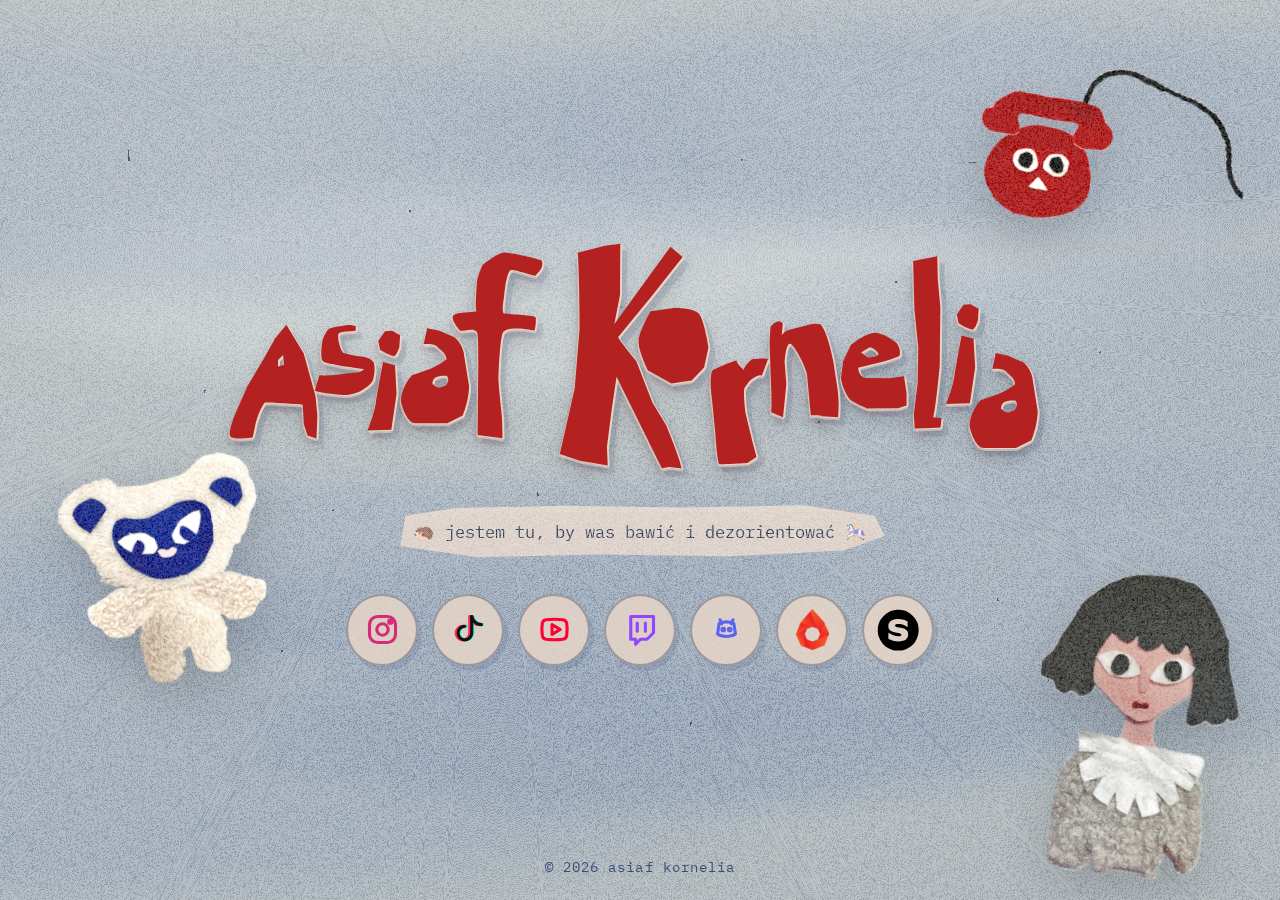
<file: index.html>
<!DOCTYPE html>
<html lang="pl">
  <head>
    <meta charset="UTF-8" />
    <meta name="viewport" content="width=device-width, initial-scale=1.0" />
    <meta name="description" content="asiaf_kornelia — kontakt, Instagram, TikTok, YouTube, Twitch, Discord, sklep (wkrótce)." />
    <meta name="keywords" content="asiaf_kornelia, asiaf, kornelia, kontakt, instagram, tiktok, youtube, twitch, discord, sklep, content, handmade, DIY, upcycling" />
    <meta name="robots" content="index,follow" />
    <link rel="icon" type="image/png" href="favicon.png" />
    <link rel="stylesheet" href="style.css" />
    <title>asiaf kornelia</title>
  </head>
  <body class="home">
    <div class="scene">
      <div class="static-noise"></div>
      <div class="paper-fibers"></div>
      <div class="hair-particles"></div>
      <div class="tear left"></div>
      <div class="tear right"></div>
      <div class="blobs blob-left"></div>
      <a href="https://sklepik.asiaf.net/" class="asset-link asset-shop" aria-label="Przejdź do sklepu" data-tooltip="sklepik">
        <img src="graphics/miś stan 1.png" alt="" class="asset-state asset-state-base" />
        <img src="graphics/miś stan 2.png" alt="" class="asset-state asset-state-hover" />
      </a>
      <a href="mailto:hi@asiaf.net" class="asset-link asset-contact" aria-label="Napisz wiadomość" data-tooltip="kontakt">
        <img src="graphics/telefon stan 1.png" alt="" class="asset-state asset-state-base" />
        <img src="graphics/telefon stan 2.png" alt="" class="asset-state asset-state-hover" />
      </a>
      <a href="/o-mnie.html" class="asset-link asset-about" aria-label="Przejdź do strony o mnie" data-tooltip="o mnie">
        <img src="graphics/asia usta otwarte.png" alt="asiaf_kornelia" class="asset-state asset-state-base" />
        <img src="graphics/asia usta zamkniete.png" alt="" class="asset-state asset-state-hover" />
      </a>
      <main class="home-main">
        <h1 class="site-logo-title">
          <img src="graphics/asiaf kornelia na strone.svg" alt="" aria-hidden="true" />
          <span class="sr-only">asiaf kornelia</span>
        </h1>
        <p class="bio">🦔 jestem tu, by was bawić i dezorientować 🎠</p>
        <nav class="social-links" aria-label="Media społecznościowe">
          <a href="https://www.instagram.com/asiaf_kornelia/" class="social-instagram" target="_blank" rel="noopener noreferrer" aria-label="Instagram" data-tooltip="Instagram">
            <svg viewBox="0 0 24 24" aria-hidden="true"><rect x="4" y="4" width="16" height="16" rx="5"></rect><circle cx="12" cy="12" r="3.5"></circle><circle cx="16.8" cy="7.2" r="1"></circle></svg>
          </a>
          <a href="https://www.tiktok.com/@asiaf_kornelia" class="social-tiktok" target="_blank" rel="noopener noreferrer" aria-label="TikTok" data-tooltip="TikTok">
            <svg viewBox="0 0 24 24" aria-hidden="true"><path d="M14 4v10.2a4.2 4.2 0 1 1-4.2-4.2"></path><path d="M14 4c.8 3 2.7 4.8 6 5"></path></svg>
          </a>
          <a href="https://www.youtube.com/@asiaf_kornelia" class="social-youtube" target="_blank" rel="noopener noreferrer" aria-label="YouTube" data-tooltip="YouTube">
            <svg viewBox="0 0 24 24" aria-hidden="true"><path d="M4.5 8.2c.2-1.2 1.1-2 2.3-2.2 3.4-.4 7-.4 10.4 0 1.2.2 2.1 1 2.3 2.2.4 2.5.4 5.1 0 7.6-.2 1.2-1.1 2-2.3 2.2-3.4.4-7 .4-10.4 0-1.2-.2-2.1-1-2.3-2.2-.4-2.5-.4-5.1 0-7.6Z"></path><path d="m10.5 9 5 3-5 3V9Z"></path></svg>
          </a>
          <a href="https://www.twitch.tv/asiaf_kornelia" class="social-twitch" target="_blank" rel="noopener noreferrer" aria-label="Twitch" data-tooltip="Twitch">
            <svg viewBox="0 0 24 24" aria-hidden="true"><path d="M6 4h14v10l-4 4h-4l-3 3v-3H6V4Z"></path><path d="M10 8v5"></path><path d="M15 8v5"></path></svg>
          </a>
          <a href="https://discord.com/invite/2psHhXfHqM" class="social-discord" target="_blank" rel="noopener noreferrer" aria-label="Discord" data-tooltip="Discord">
            <svg viewBox="0 0 24 24" aria-hidden="true"><path d="M7.5 8.2c2.8-1.1 6.2-1.1 9 0l1 6.6c-2.8 2-8.2 2-11 0l1-6.6Z"></path><path d="M9 8.5 8 6"></path><path d="m15 8.5 1-2.5"></path><circle cx="10" cy="12" r=".8"></circle><circle cx="14" cy="12" r=".8"></circle></svg>
          </a>
          <a href="https://patronite.pl/asiaf_kornelia" class="social-patronite" target="_blank" rel="noopener noreferrer" aria-label="Patronite" data-tooltip="Patronite">
            <img src="graphics/patronite-sygnet.svg" alt="" class="social-logo social-logo-patronite" />
          </a>
          <a href="https://suppi.pl/wsparcie/asiaf-kornelia" class="social-suppi" target="_blank" rel="noopener noreferrer" aria-label="Suppi" data-tooltip="Suppi">
            <img src="graphics/safari-pinned-tab.svg" alt="" class="social-logo social-logo-suppi" />
          </a>
        </nav>
      </main>
      <footer>© 2026 asiaf kornelia</footer>
    </div>
    <script>
      // Jeśli urządzenie nie obsługuje hover, oznaczamy body i uruchamiamy animacje startowe.
      (function () {
        const isTouch = window.matchMedia("(hover: none), (pointer: coarse)").matches || "ontouchstart" in window;
        const entranceAssets = document.querySelectorAll(".asset-shop, .asset-contact, .asset-about");
        if (isTouch) document.body.classList.add("is-touch");
        entranceAssets.forEach((asset) => {
          asset.classList.add("asset-animating");
          asset.addEventListener("animationend", () => {
            asset.classList.remove("asset-animating");
          }, { once: true });
        });
      })();
    </script>
  </body>
</html>
</file>
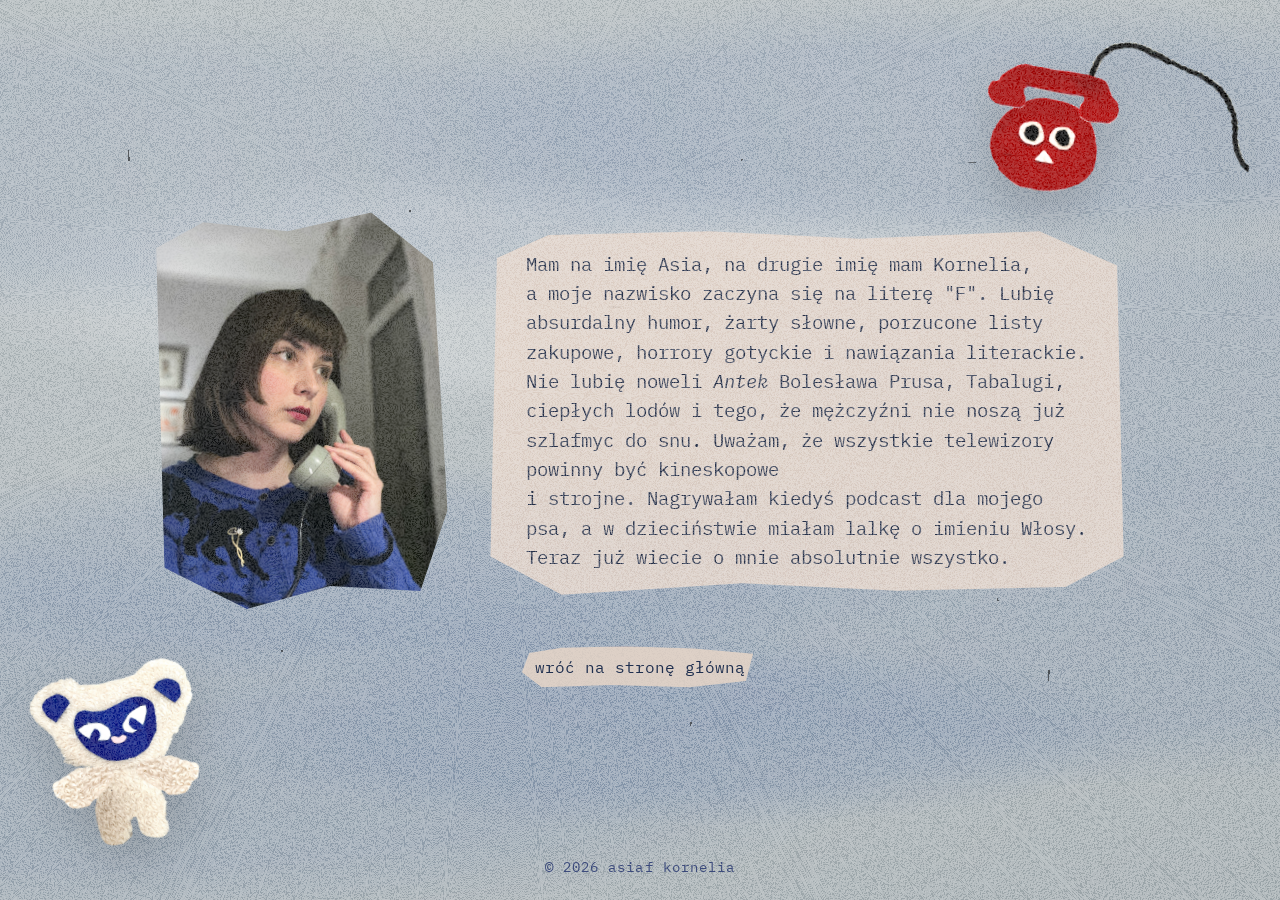
<file: o-mnie.html>
<!DOCTYPE html>
<html lang="pl">
  <head>
    <meta charset="UTF-8" />
    <meta name="viewport" content="width=device-width, initial-scale=1.0" />
    <title>O mnie — asiaf kornelia</title>
    <link rel="icon" type="image/png" href="favicon.png" />
    <link rel="stylesheet" href="style.css" />
    <meta name="description" content="Poznaj asiaf_kornelia — kilka słów o tym, co tworzę i gdzie mnie znaleźć." />
  </head>
  <body class="about-page">
    <div class="scene">
      <div class="static-noise"></div>
      <div class="paper-fibers"></div>
      <div class="hair-particles"></div>
      <div class="tear left"></div>
      <div class="tear right"></div>
      <div class="blobs blob-left"></div>
      <a href="https://sklepik.asiaf.net/" class="asset-link asset-shop" aria-label="Przejdź do sklepu" data-tooltip="sklepik">
        <img src="graphics/miś stan 1.png" alt="" class="asset-state asset-state-base" />
        <img src="graphics/miś stan 2.png" alt="" class="asset-state asset-state-hover" />
      </a>
      <a href="mailto:hi@asiaf.net" class="asset-link asset-contact" aria-label="Napisz wiadomość" data-tooltip="kontakt">
        <img src="graphics/telefon stan 1.png" alt="" class="asset-state asset-state-base" />
        <img src="graphics/telefon stan 2.png" alt="" class="asset-state asset-state-hover" />
      </a>
      <main class="about-main">
        <div class="about-content">
          <figure class="about-photo">
            <img src="graphics/zdjecie.jpg" alt="Asiaf Kornelia" />
          </figure>
          <p class="bio">Mam na imię Asia, na drugie imię mam Kornelia,<br />a moje nazwisko zaczyna się na literę "F". Lubię absurdalny humor, żarty słowne, porzucone listy zakupowe, horrory gotyckie i nawiązania literackie. Nie lubię noweli <em>Antek</em> Bolesława Prusa, Tabalugi, ciepłych lodów i tego, że mężczyźni nie noszą już szlafmyc do snu. Uważam, że wszystkie telewizory powinny być kineskopowe<br />i strojne. Nagrywałam kiedyś podcast dla mojego psa, a w dzieciństwie miałam lalkę o imieniu Włosy. Teraz już wiecie o mnie absolutnie wszystko. </p>
        </div>
        <a href="index.html" class="back-link" aria-label="Wróć na stronę główną" data-tooltip="strona główna">wróć na stronę główną</a>
      </main>
      <footer>© 2026 asiaf kornelia</footer>
    </div>
    <script>
      (function () {
        const isTouch = window.matchMedia("(hover: none), (pointer: coarse)").matches || "ontouchstart" in window;
        const entranceAssets = document.querySelectorAll(".asset-shop, .asset-contact");
        if (isTouch) {
          document.body.classList.add("is-touch");
        }
        entranceAssets.forEach((asset) => {
          asset.classList.add("asset-animating");
          asset.addEventListener("animationend", () => {
            asset.classList.remove("asset-animating");
          }, { once: true });
        });
      })();
    </script>
  </body>
</html>
</file>
<file: style.css>
@import url("https://fonts.googleapis.com/css2?family=IBM+Plex+Mono:wght@400;500;600;700&display=swap");

:root {
  --bg: #9aa4a8;       /* szaroniebieskie tło z faviconu */
  --skin: #e8d6c7;     /* jasna twarz */
  --navy: #1f2f4f;     /* włosy/granat */
  --cloak: #7b2a21;    /* płaszcz/czerwień brązowa */
  --accent: #d97c5b;   /* cieplejszy akcent */
  --text: #0f1524;
  --font-funky: "IBM Plex Mono", "Courier New", monospace;
}

* { box-sizing: border-box; }

.sr-only {
  position: absolute;
  width: 1px;
  height: 1px;
  padding: 0;
  margin: -1px;
  overflow: hidden;
  clip: rect(0, 0, 0, 0);
  white-space: nowrap;
  border: 0;
}

html, body {
  margin: 0;
  padding: 0;
  height: 100%;
  font-family: var(--font-funky);
  color: var(--text);
  background: var(--bg);
}

body {
  display: flex;
  align-items: center;
  justify-content: center;
  overflow: hidden;
}

.scene {
  position: relative;
  width: 100vw;
  height: 100vh;
  padding: 80px 60px 60px;
  display: flex;
  flex-direction: column;
  align-items: center;
  justify-content: center;
  isolation: isolate;
  background: radial-gradient(120% 120% at 10% 20%, rgba(255,255,255,0.16), transparent),
              radial-gradient(90% 90% at 80% 10%, rgba(255,255,255,0.12), transparent),
              var(--bg);
  overflow: hidden;
}

.static-noise {
  position: absolute;
  inset: -10%;
  background:
    repeating-radial-gradient(rgba(255,255,255,0.7) 0 0.0001%, rgba(255,255,255,0) 0 0.0002%) 60% 60%/3000px 3000px,
    repeating-conic-gradient(rgba(255,255,255,0.6) 0 0.0001%, rgba(255,255,255,0) 0 0.0002%) 40% 40%/3000px 3000px;
  background-blend-mode: screen;
  opacity: 0.38;
  mix-blend-mode: screen;
  animation: staticSnap 180ms steps(1, end) infinite;
  pointer-events: none;
  z-index: 1;
}

.paper-fibers {
  position: absolute;
  inset: -6%;
  background-image:
    radial-gradient(ellipse 60% 18% at 18% 22%, rgba(31,47,107,0.3) 0 55%, transparent 85%),
    radial-gradient(ellipse 55% 16% at 72% 18%, rgba(31,47,107,0.44) 0 52%, transparent 82%),
    radial-gradient(ellipse 50% 14% at 32% 62%, rgba(31,47,107,0.4) 0 50%, transparent 80%),
    radial-gradient(ellipse 64% 20% at 78% 66%, rgba(31,47,107,0.36) 0 58%, transparent 86%),
    radial-gradient(ellipse 44% 12% at 52% 78%, rgba(31,47,107,0.45) 0 48%, transparent 78%),
    radial-gradient(ellipse 70% 22% at 10% 78%, rgba(31,47,107,0.38) 0 60%, transparent 88%),
    radial-gradient(ellipse 46% 18% at 88% 42%, rgba(31,47,107,0.32) 0 52%, transparent 82%),
    radial-gradient(ellipse 52% 15% at 44% 34%, rgba(255,255,255,0.32) 0 54%, transparent 84%);
  mix-blend-mode: overlay;
  opacity: 0.62;
  filter: blur(0.08px);
  animation: fiberSnap 960ms steps(1, end) infinite;
  pointer-events: none;
  z-index: 1;
}

.hair-particles {
  position: absolute;
  inset: 0;
  background-image:
    linear-gradient(82deg, rgba(0,0,0,0.7) 0 2px, transparent 2px),
    linear-gradient(12deg, rgba(0,0,0,0.7) 0 2px, transparent 2px),
    linear-gradient(138deg, rgba(0,0,0,0.7) 0 2px, transparent 2px),
    linear-gradient(54deg, rgba(0,0,0,0.7) 0 2px, transparent 2px),
    linear-gradient(-18deg, rgba(0,0,0,0.7) 0 2px, transparent 2px),
    linear-gradient(110deg, rgba(0,0,0,0.7) 0 2px, transparent 2px),
    linear-gradient(-34deg, rgba(0,0,0,0.7) 0 2px, transparent 2px),
    linear-gradient(70deg, rgba(0,0,0,0.7) 0 2px, transparent 2px),
    linear-gradient(24deg, rgba(0,0,0,0.7) 0 2px, transparent 2px),
    linear-gradient(128deg, rgba(0,0,0,0.7) 0 2px, transparent 2px),
    linear-gradient(-12deg, rgba(0,0,0,0.7) 0 2px, transparent 2px),
    linear-gradient(98deg, rgba(0,0,0,0.7) 0 2px, transparent 2px),
    linear-gradient(-48deg, rgba(0,0,0,0.7) 0 2px, transparent 2px),
    radial-gradient(80% 18% at 50% 50%, rgba(0,0,0,0.65) 0 30%, transparent 70%),
    radial-gradient(70% 16% at 20% 80%, rgba(0,0,0,0.65) 0 30%, transparent 70%),
    radial-gradient(60% 20% at 78% 24%, rgba(0,0,0,0.6) 0 32%, transparent 70%);
  background-size:
    2px 20px,
    2px 18px,
    2px 16px,
    2px 22px,
    2px 14px,
    2px 20px,
    2px 18px,
    2px 21px,
    2px 16px,
    2px 14px,
    2px 18px,
    2px 19px,
    2px 17px,
    18px 8px,
    16px 7px,
    14px 6px;
  background-repeat: no-repeat;
  background-position:
    10% 16%,
    32% 22%,
    58% 18%,
    78% 66%,
    22% 72%,
    54% 82%,
    86% 38%,
    42% 54%,
    64% 46%,
    16% 44%,
    70% 30%,
    82% 76%,
    26% 56%,
    48% 34%,
    14% 62%,
    76% 18%;
  mix-blend-mode: multiply;
  opacity: 0.75;
  animation: hairSnap 720ms steps(1, end) infinite;
  pointer-events: none;
  z-index: 2;
}


.blobs {
  display: none;
  position: absolute;
  width: 460px;
  height: 460px;
  border-radius: 50% 58% 47% 63%;
  background: var(--cloak);
  filter: drop-shadow(0 20px 30px rgba(0,0,0,0.12));
  z-index: 1;
  clip-path: polygon(8% 26%, 28% 12%, 50% 7%, 70% 14%, 88% 32%, 92% 52%, 82% 76%, 62% 88%, 42% 94%, 22% 86%, 10% 70%, 6% 50%);
  mask-image:
    radial-gradient(circle at 40% 38%, rgba(0,0,0,0.95) 0 42%, rgba(0,0,0,0) 65%),
    radial-gradient(circle at 65% 62%, rgba(0,0,0,0.85) 0 35%, rgba(0,0,0,0) 60%);
  mask-composite: add;
  overflow: hidden;
}

.blobs::after {
  content: "";
  position: absolute;
  inset: -10%;
  background:
    repeating-radial-gradient(rgba(255,255,255,0.75) 0 0.0001%, rgba(255,255,255,0) 0 0.0002%) 40% 50%/2400px 2400px,
    repeating-conic-gradient(rgba(255,255,255,0.65) 0 0.0001%, rgba(255,255,255,0) 0 0.0002%) 70% 30%/2600px 2600px;
  background-blend-mode: screen;
  mix-blend-mode: screen;
  opacity: 0.22;
  animation: staticSnap 200ms steps(1, end) infinite;
  pointer-events: none;
}

.blob-right::after {
  animation-duration: 240ms;
  opacity: 0.26;
}

.blob-left {
  left: -80px;
  top: -40px;
  transform: rotate(-6deg);
  background:
    radial-gradient(circle at 35% 40%, rgba(31,47,107,0.18) 0 35%, transparent 60%),
    radial-gradient(circle at 70% 55%, rgba(216,124,91,0.18) 0 30%, transparent 55%),
    var(--cloak);
}

.blob-right {
  right: -110px;
  bottom: -60px;
  width: 480px;
  height: 480px;
  transform: rotate(9deg);
  background:
    radial-gradient(circle at 62% 50%, rgba(31,47,107,0.22) 0 38%, transparent 60%),
    radial-gradient(circle at 35% 65%, rgba(216,124,91,0.16) 0 25%, transparent 55%),
    var(--cloak);
}

@media (hover: none), (pointer: coarse) {
  .scene {
    padding: 34px 16px 120px;
  }
}

@media (max-width: 720px) {
  .scene {
    padding: 34px 16px 96px;
  }
}


.tear {
  display: none;
  position: absolute;
  width: 180px;
  height: 240px;
  background:
    radial-gradient(circle at 22% 34%, rgba(232,214,199,0.5) 0 36%, transparent 58%),
    radial-gradient(circle at 78% 62%, rgba(31,47,107,0.22) 0 32%, transparent 55%),
    radial-gradient(circle at 52% 48%, rgba(216,124,91,0.18) 0 26%, transparent 46%);
  clip-path: polygon(16% 2%, 84% 8%, 100% 32%, 86% 72%, 70% 92%, 30% 100%, 0 86%, 4% 40%);
  opacity: 0.48;
  mix-blend-mode: screen;
  z-index: 2;
  --base: rotate(0deg);
  transform: var(--base);
}

.tear.left { left: 6%; top: 16%; --base: rotate(-6deg); }
.tear.right { right: 4%; bottom: 10%; --base: rotate(9deg); }

main {
  position: relative;
  z-index: 5;
  padding: 32px 36px;
  background: rgba(232,214,199,0.92);
  border: 2px solid rgba(31,47,107,0.22);
  border-radius: 26px 18px 24px 16px;
  box-shadow: 0 18px 36px rgba(0,0,0,0.18), 6px 6px 0 rgba(31,47,107,0.12);
  max-width: 620px;
  text-align: center;
  backdrop-filter: blur(6px);
}

main::before,
main::after {
  content: "";
  position: absolute;
  inset: -10px -12px -14px -8px;
  border-radius: 32px 22px 28px 20px;
  border: 1.5px solid rgba(197,58,50,0.35);
  mix-blend-mode: multiply;
  pointer-events: none;
  transform: rotate(-2deg);
  opacity: 0.55;
}

main::after {
  inset: -18px -6px -10px -14px;
  border: 1px dashed rgba(31,47,107,0.28);
  transform: rotate(3deg);
  opacity: 0.45;
}

h1 {
  font-size: clamp(2.4rem, 5vw, 3.4rem);
  letter-spacing: 0;
  font-weight: 400;
  margin: 0 0 0.35em;
  color: var(--navy);
  animation: fadeIn 1s ease forwards;
}

p.bio {
  font-size: 1.05rem;
  color: #303346;
  margin: 0 0 1.8em;
  animation: fadeIn 1.2s ease forwards;
}

.links a {
  display: block;
  font-size: 1.1rem;
  color: var(--cloak);
  text-decoration: none;
  margin: 10px 0;
  padding: 8px 14px;
  border-radius: 12px;
  background: linear-gradient(90deg, rgba(31,47,107,0.08), rgba(216,124,91,0.12));
  border: 1px solid rgba(31,47,107,0.16);
  transition: transform 0.2s ease, box-shadow 0.2s ease, background 0.2s ease;
  opacity: 0.92;
  animation: fadeIn 1.3s ease forwards;
}

.links a:hover {
  opacity: 1;
  transform: translateY(-2px);
  box-shadow: 0 12px 18px rgba(0,0,0,0.12);
  background: linear-gradient(90deg, rgba(31,47,107,0.16), rgba(216,124,91,0.18));
}

[data-tooltip] {
  position: relative;
}

[data-tooltip]::before {
  content: attr(data-tooltip);
  position: absolute;
  left: 50%;
  bottom: calc(100% + 10px);
  z-index: 40;
  width: max-content;
  max-width: min(220px, calc(100vw - 24px));
  padding: 7px 10px 8px;
  color: var(--navy);
  background: rgba(232,214,199,0.94);
  clip-path: polygon(5% 20%, 16% 8%, 42% 3%, 72% 8%, 96% 20%, 94% 80%, 70% 96%, 38% 91%, 10% 96%, 2% 62%);
  filter: drop-shadow(4px 5px 0 rgba(31,47,107,0.14));
  font-size: 0.78rem;
  font-weight: 600;
  line-height: 1;
  text-align: center;
  white-space: nowrap;
  opacity: 0;
  pointer-events: none;
  transform: translate(-50%, 4px) rotate(-1deg);
  transition: opacity 80ms ease, transform 80ms ease;
  transition-delay: 40ms;
}

[data-tooltip]:hover::before,
[data-tooltip]:focus-visible::before {
  opacity: 1;
  transform: translate(-50%, 0) rotate(-1deg);
}

.asset-contact[data-tooltip]::before {
  top: calc(100% + 10px);
  bottom: auto;
}

.about-page .scene {
  padding: 64px 24px;
  min-height: 100vh;
  height: auto;
}

body.about-page {
  display: block;
  min-height: 100%;
  overflow-y: auto;
}

.about-page .asset-link {
  z-index: 18;
}

.about-page .asset-contact {
  position: fixed;
  right: clamp(0px, 2vw, 26px);
  top: clamp(4px, 2vh, 22px);
  z-index: 18;
}

.about-page .asset-shop {
  position: fixed;
  left: clamp(4px, 3vw, 34px);
  top: auto;
  bottom: clamp(8px, 2.5vh, 26px);
  width: clamp(112px, 15vw, 178px);
  transform: rotate(-8deg);
  z-index: 18;
}

.about-page .asset-shop:hover,
.about-page .asset-shop:focus-visible,
.about-page .asset-shop:active,
.about-page .asset-shop.touch-hover {
  transform: translateY(-8px) scale(1.04) rotate(-14deg);
}

.about-page .asset-contact.asset-animating {
  opacity: 0;
  transform: translateX(140%) rotate(8deg);
  animation: aboutContactSlideIn 0.9s ease-out 0.16s forwards;
}

.about-page .asset-shop.asset-animating {
  opacity: 0;
  transform: translateX(-140%) rotate(-8deg);
  animation: aboutShopSlideIn 0.9s ease-out 0.16s forwards;
}

.about-main {
  position: relative;
  z-index: 14;
  width: min(1040px, calc(100vw - 32px));
  min-height: min(460px, calc(100vh - 128px));
  max-width: none;
  padding: 0;
  display: flex;
  flex-direction: column;
  align-items: center;
  justify-content: center;
  text-align: center;
  background: transparent;
  border: 0;
  border-radius: 0;
  box-shadow: none;
  backdrop-filter: none;
}

.about-main::before,
.about-main::after {
  content: none;
}

.about-content {
  position: relative;
  z-index: 10;
  width: min(980px, calc(100vw - 48px));
  display: grid;
  grid-template-columns: minmax(210px, 300px) minmax(0, 1fr);
  align-items: center;
  gap: clamp(20px, 3vw, 34px);
}

.about-photo {
  position: relative;
  width: 100%;
  aspect-ratio: 3 / 4;
  margin: 0;
  clip-path: polygon(4% 8%, 20% 2%, 48% 5%, 76% 1%, 96% 14%, 98% 76%, 88% 96%, 58% 94%, 30% 99%, 3% 88%);
  filter: drop-shadow(6px 8px 0 rgba(31,47,107,0.14)) drop-shadow(0 14px 18px rgba(0,0,0,0.12));
  isolation: isolate;
  overflow: hidden;
  transform: rotate(-2deg);
}

.about-photo::after {
  content: "";
  position: absolute;
  inset: -18%;
  background:
    repeating-radial-gradient(rgba(255,255,255,0.64) 0 0.0001%, rgba(255,255,255,0) 0 0.0002%) 40% 50%/2200px 2200px,
    repeating-conic-gradient(rgba(255,255,255,0.52) 0 0.0001%, rgba(255,255,255,0) 0 0.0002%) 70% 30%/2400px 2400px;
  mix-blend-mode: screen;
  opacity: 0.22;
  animation: staticSnap 230ms steps(1, end) infinite;
  pointer-events: none;
}

.about-photo img {
  display: block;
  width: 100%;
  height: 100%;
  object-fit: cover;
  object-position: center;
}

.about-main h1 {
  position: relative;
  z-index: 10;
  width: min(92vw, 760px);
  margin: 0;
  padding: 0;
  font-size: clamp(2.4rem, 7vw, 5rem);
  line-height: 1;
  color: var(--navy);
  -webkit-text-stroke: 1px rgba(232,214,199,0.72);
  text-shadow:
    2px 1px 0 rgba(232,214,199,0.9),
    -1px 2px 0 rgba(232,214,199,0.65),
    5px 6px 0 rgba(31,47,107,0.12),
    -3px 5px 0 rgba(123,42,33,0.08);
  filter: drop-shadow(0 8px 10px rgba(0,0,0,0.08));
}

.about-main .bio {
  position: relative;
  z-index: 10;
  width: 100%;
  max-width: none;
  margin: 0;
  padding: clamp(22px, 3vw, 30px) clamp(22px, 4vw, 42px);
  font-size: clamp(0.98rem, 1.6vw, 1.16rem);
  line-height: 1.58;
  text-align: left;
  color: #263048;
  background: rgba(232,214,199,0.82);
  border: 0;
  border-radius: 0;
  clip-path: polygon(2% 10%, 10% 4%, 35% 3%, 58% 5%, 86% 3%, 98% 12%, 99% 88%, 90% 96%, 64% 97%, 40% 95%, 12% 98%, 1% 88%);
  filter: drop-shadow(6px 8px 0 rgba(31,47,107,0.12)) drop-shadow(0 14px 18px rgba(0,0,0,0.1));
  isolation: isolate;
  overflow: hidden;
}

.about-main .bio::after {
  content: "";
  position: absolute;
  inset: -24%;
  background:
    repeating-radial-gradient(rgba(255,255,255,0.72) 0 0.0001%, rgba(255,255,255,0) 0 0.0002%) 40% 50%/2200px 2200px,
    repeating-conic-gradient(rgba(255,255,255,0.58) 0 0.0001%, rgba(255,255,255,0) 0 0.0002%) 70% 30%/2400px 2400px;
  mix-blend-mode: screen;
  opacity: 0.3;
  animation: staticSnap 200ms steps(1, end) infinite;
  pointer-events: none;
}

.back-link {
  position: relative;
  z-index: 10;
  margin-top: clamp(22px, 3vw, 34px);
  padding: 10px 16px;
  color: var(--navy);
  background: rgba(232,214,199,0.84);
  border: 2px solid rgba(31,47,107,0.2);
  border-radius: 0;
  clip-path: polygon(5% 18%, 18% 6%, 44% 3%, 72% 8%, 96% 20%, 93% 82%, 70% 96%, 38% 91%, 10% 96%, 2% 62%);
  box-shadow: 4px 5px 0 rgba(31,47,107,0.12);
  text-decoration: none;
  transition: transform 0.2s ease, color 0.2s ease, background 0.2s ease, box-shadow 0.2s ease;
  animation: fadeIn 1.3s ease forwards;
}

.back-link:hover,
.back-link:focus-visible {
  color: var(--cloak);
  background: rgba(255,255,255,0.74);
  transform: translateY(-4px) rotate(-2deg);
  box-shadow: 6px 8px 0 rgba(31,47,107,0.14);
  outline: none;
}

.home-main {
  position: relative;
  z-index: 8;
  width: min(920px, calc(100vw - 32px));
  min-height: min(520px, calc(100vh - 120px));
  max-width: none;
  padding: 0;
  display: flex;
  flex-direction: column;
  align-items: center;
  justify-content: center;
  text-align: center;
  background: transparent;
  border: 0;
  border-radius: 0;
  box-shadow: none;
  backdrop-filter: none;
}

.home .scene {
  padding: 64px 24px;
}

.home-main::before,
.home-main::after {
  content: none;
}

.home-main h1 {
  position: relative;
  z-index: 10;
  width: min(92vw, 980px);
  margin: 0;
  padding: 0;
  font-size: clamp(2.2rem, 7.2vw, 5.8rem);
  line-height: 1;
  color: var(--navy);
  -webkit-text-stroke: 1px rgba(232,214,199,0.72);
  text-shadow:
    2px 1px 0 rgba(232,214,199,0.9),
    -1px 2px 0 rgba(232,214,199,0.65),
    5px 6px 0 rgba(31,47,107,0.12),
    -3px 5px 0 rgba(123,42,33,0.08);
  filter: drop-shadow(0 8px 10px rgba(0,0,0,0.08));
}

.site-logo-title img {
  display: block;
  width: 100%;
  max-height: clamp(96px, 22vw, 245px);
  object-fit: contain;
  filter:
    drop-shadow(2px 1px 0 rgba(232,214,199,0.9))
    drop-shadow(-1px 2px 0 rgba(232,214,199,0.65))
    drop-shadow(5px 6px 0 rgba(31,47,107,0.12))
    drop-shadow(-3px 5px 0 rgba(123,42,33,0.08))
    drop-shadow(0 8px 10px rgba(0,0,0,0.08));
}

.home-main .bio {
  position: relative;
  z-index: 10;
  width: fit-content;
  max-width: min(760px, calc(100vw - 48px));
  margin: clamp(16px, 2.2vw, 24px) 0 0;
  padding: 16px 28px 17px;
  font-size: clamp(0.9rem, 1.45vw, 1.08rem);
  white-space: nowrap;
  color: #263048;
  background: rgba(232,214,199,0.82);
  border: 0;
  border-radius: 0;
  clip-path: polygon(4% 22%, 14% 8%, 35% 4%, 58% 7%, 82% 3%, 96% 22%, 98% 58%, 90% 84%, 68% 94%, 42% 91%, 18% 96%, 3% 76%);
  filter: drop-shadow(6px 8px 0 rgba(31,47,107,0.12)) drop-shadow(0 14px 18px rgba(0,0,0,0.1));
  isolation: isolate;
  overflow: hidden;
}

.home-main .bio::after {
  content: "";
  position: absolute;
  pointer-events: none;
}

.home-main .bio::after {
  inset: -24%;
  background:
    repeating-radial-gradient(rgba(255,255,255,0.72) 0 0.0001%, rgba(255,255,255,0) 0 0.0002%) 40% 50%/2200px 2200px,
    repeating-conic-gradient(rgba(255,255,255,0.58) 0 0.0001%, rgba(255,255,255,0) 0 0.0002%) 70% 30%/2400px 2400px;
  mix-blend-mode: screen;
  opacity: 0.3;
  animation: staticSnap 200ms steps(1, end) infinite;
}

.social-links {
  position: relative;
  z-index: 10;
  display: flex;
  flex-wrap: wrap;
  justify-content: center;
  gap: 14px;
  width: min(680px, calc(100vw - 32px));
  height: auto;
  margin: clamp(22px, 3vw, 34px) 0 0;
  animation: fadeIn 1s ease forwards;
}

.social-links a {
  --social-color: var(--navy);
  --social-bg: rgba(232,214,199,0.84);
  position: relative;
  width: 72px;
  height: 72px;
  display: inline-flex;
  align-items: center;
  justify-content: center;
  color: var(--social-color);
  background: var(--social-bg);
  border: 2px solid rgba(31,47,107,0.2);
  border: 2px solid color-mix(in srgb, var(--social-color) 34%, transparent);
  border-radius: 50%;
  box-shadow: 4px 5px 0 rgba(31,47,107,0.12);
  transition: transform 0.2s ease, color 0.2s ease, background 0.2s ease, box-shadow 0.2s ease;
  pointer-events: inherit;
}

.social-links a:hover,
.social-links a:focus-visible {
  color: var(--social-color);
  background: rgba(255,255,255,0.74);
  background: color-mix(in srgb, var(--social-bg) 76%, white);
  transform: translateY(-4px) rotate(-4deg);
  box-shadow: 6px 8px 0 rgba(31,47,107,0.14);
  box-shadow: 6px 8px 0 color-mix(in srgb, var(--social-color) 18%, transparent);
  outline: none;
}

.social-instagram {
  --social-color: #d62976;
  --social-bg: linear-gradient(135deg, rgba(252,175,69,0.3), rgba(214,41,118,0.24), rgba(79,91,213,0.22));
}

.social-tiktok {
  --social-color: #111111;
  --social-bg: linear-gradient(135deg, rgba(37,244,238,0.24), rgba(255,255,255,0.72), rgba(254,44,85,0.24));
}

.social-youtube {
  --social-color: #ff0033;
  --social-bg: rgba(255,0,51,0.12);
}

.social-twitch {
  --social-color: #9146ff;
  --social-bg: rgba(145,70,255,0.14);
}

.social-discord {
  --social-color: #5865f2;
  --social-bg: rgba(88,101,242,0.14);
}

.social-patronite {
  --social-color: #f15a24;
  --social-bg: rgba(241,90,36,0.14);
}

.social-suppi {
  --social-color: #6c39ff;
  --social-bg: rgba(108,57,255,0.14);
}

.social-links svg {
  width: 39px;
  height: 39px;
  fill: none;
  stroke: currentColor;
  stroke-width: 1.9;
  stroke-linecap: round;
  stroke-linejoin: round;
}

.social-instagram svg { stroke: #d62976; }
.social-tiktok svg {
  stroke: #111111;
  filter: drop-shadow(1.5px 0 0 #25f4ee) drop-shadow(-1.5px 0 0 #fe2c55);
}
.social-youtube svg { stroke: #ff0033; }
.social-twitch svg { stroke: #9146ff; }
.social-discord svg { stroke: #5865f2; }

.social-links text {
  fill: currentColor;
  stroke: none;
  font-family: var(--font-funky);
  font-size: 13px;
  font-weight: 700;
}

.social-logo {
  display: block;
  width: 41px;
  height: 41px;
  object-fit: contain;
}

.social-logo-patronite {
  width: 33px;
  height: 42px;
}

.social-logo-suppi {
  width: 42px;
  height: 42px;
}

.asset-link {
  display: block;
  position: absolute;
  z-index: 12;
  text-decoration: none;
  filter: drop-shadow(0 18px 24px rgba(0,0,0,0.16));
  transition: transform 0.24s ease, filter 0.24s ease;
  isolation: isolate;
}

.asset-shop {
  left: clamp(16px, 5vw, 84px);
  top: 64%;
  width: clamp(128px, 17vw, 230px);
  aspect-ratio: 1080 / 1440;
  transform: translateY(-50%) rotate(-9deg);
}

.asset-contact {
  right: clamp(4px, 2.4vw, 34px);
  top: clamp(18px, 5vh, 58px);
  width: clamp(175px, 22.8vw, 312px);
  aspect-ratio: 1080 / 716;
  transform: rotate(8deg);
}

.asset-about {
  right: clamp(6px, 3vw, 38px);
  bottom: clamp(8px, 2.5vh, 28px);
  width: clamp(130px, 16vw, 210px);
  aspect-ratio: 269 / 400;
  transform: rotate(5deg);
}

.asset-link:hover,
.asset-link:focus-visible,
.asset-link:active,
.asset-link.touch-hover {
  filter: drop-shadow(0 24px 28px rgba(0,0,0,0.2));
  outline: none;
}

.asset-shop:hover,
.asset-shop:focus-visible,
.asset-shop:active,
.asset-shop.touch-hover {
  transform: translateY(calc(-50% - 8px)) scale(1.04) rotate(-15deg);
}

.asset-contact:hover,
.asset-contact:focus-visible,
.asset-contact:active,
.asset-contact.touch-hover {
  transform: translateY(-8px) scale(1.04) rotate(14deg);
}

.asset-about:hover,
.asset-about:focus-visible,
.asset-about:active,
.asset-about.touch-hover {
  transform: translateY(-8px) scale(1.04) rotate(15deg);
}

.asset-contact.asset-animating {
  opacity: 0;
  transform: translateX(140%) rotate(8deg);
  animation: assetSlideInRight 0.9s ease-out 0.16s forwards;
}

.asset-shop.asset-animating {
  opacity: 0;
  transform: translateX(-140%) translateY(-50%) rotate(-9deg);
  animation: assetSlideInLeft 0.9s ease-out 0.16s forwards;
}

.asset-about.asset-animating {
  opacity: 0;
  transform: translateX(140%) rotate(5deg);
  animation: aboutAssetSlideInRight 0.9s ease-out 0.16s forwards;
}

@media (prefers-reduced-motion: reduce) {
  .asset-contact.asset-animating,
  .asset-shop.asset-animating,
  .asset-about.asset-animating {
    opacity: 1;
    animation: none;
  }

  .asset-contact.asset-animating {
    transform: rotate(8deg);
  }

  .asset-shop.asset-animating {
    transform: translateY(-50%) rotate(-9deg);
  }

  .asset-about.asset-animating {
    transform: rotate(5deg);
  }

  .about-page .asset-contact.asset-animating {
    transform: rotate(8deg);
  }

  .about-page .asset-shop.asset-animating {
    transform: rotate(-8deg);
  }
}

@keyframes assetSlideInRight {
  0% { transform: translateX(140%) rotate(2deg) scale(0.92); opacity: 0; }
  55% { transform: translateX(-8%) rotate(11deg) scale(1.05); opacity: 1; }
  100% { transform: rotate(8deg) scale(1); opacity: 1; }
}

@keyframes assetSlideInLeft {
  0% { transform: translateX(-140%) translateY(-50%) rotate(-2deg) scale(0.92); opacity: 0; }
  55% { transform: translateX(8%) translateY(-50%) rotate(-13deg) scale(1.05); opacity: 1; }
  100% { transform: translateX(0) translateY(-50%) rotate(-9deg) scale(1); opacity: 1; }
}

@keyframes aboutAssetSlideInRight {
  0% { transform: translateX(140%) rotate(2deg) scale(0.92); opacity: 0; }
  55% { transform: translateX(-8%) rotate(10deg) scale(1.05); opacity: 1; }
  100% { transform: translateX(0) rotate(5deg) scale(1); opacity: 1; }
}

@keyframes aboutContactSlideIn {
  0% { transform: translateX(140%) rotate(2deg) scale(0.92); opacity: 0; }
  55% { transform: translateX(-8%) rotate(12deg) scale(1.05); opacity: 1; }
  100% { transform: translateX(0) rotate(8deg) scale(1); opacity: 1; }
}

@keyframes aboutShopSlideIn {
  0% { transform: translateX(-140%) rotate(-2deg) scale(0.92); opacity: 0; }
  55% { transform: translateX(8%) rotate(-12deg) scale(1.05); opacity: 1; }
  100% { transform: translateX(0) rotate(-8deg) scale(1); opacity: 1; }
}

.asset-link::after {
  content: "";
  position: absolute;
  inset: 0;
  background:
    repeating-radial-gradient(rgba(255,255,255,0.75) 0 0.0001%, rgba(255,255,255,0) 0 0.0002%) 40% 50%/2400px 2400px,
    repeating-conic-gradient(rgba(255,255,255,0.65) 0 0.0001%, rgba(255,255,255,0) 0 0.0002%) 70% 30%/2600px 2600px;
  mix-blend-mode: screen;
  opacity: 0.26;
  animation: staticSnap 210ms steps(1, end) infinite;
  pointer-events: none;
  z-index: 3;
}

.asset-shop::after {
  mask-image: url("graphics/miś stan 1.png");
  mask-size: cover;
  mask-position: center;
  mask-repeat: no-repeat;
}

.asset-contact::after {
  mask-image: url("graphics/telefon stan 1.png");
  mask-size: cover;
  mask-position: center;
  mask-repeat: no-repeat;
}

.asset-about::after {
  mask-image: url("graphics/asia usta otwarte.png");
  mask-size: cover;
  mask-position: center;
  mask-repeat: no-repeat;
}

.asset-shop:hover::after,
.asset-shop:focus-visible::after,
.asset-shop:active::after,
.asset-shop.touch-hover::after {
  mask-image: url("graphics/miś stan 2.png");
}

.asset-contact:hover::after,
.asset-contact:focus-visible::after,
.asset-contact:active::after,
.asset-contact.touch-hover::after {
  mask-image: url("graphics/telefon stan 2.png");
}

.asset-about:hover::after,
.asset-about:focus-visible::after,
.asset-about:active::after,
.asset-about.touch-hover::after {
  mask-image: url("graphics/asia usta zamkniete.png");
}

.asset-state {
  position: absolute;
  inset: 0;
  display: block;
  width: 100%;
  height: 100%;
  object-fit: contain;
  object-position: center;
  transition: opacity 0.2s ease, transform 0.24s ease;
}

.asset-state-hover {
  opacity: 0;
  transform: scale(0.96);
}

.asset-link:hover .asset-state-base,
.asset-link:focus-visible .asset-state-base,
.asset-link:active .asset-state-base,
.asset-link.touch-hover .asset-state-base {
  opacity: 0;
}

.asset-link:hover .asset-state-hover,
.asset-link:focus-visible .asset-state-hover,
.asset-link:active .asset-state-hover,
.asset-link.touch-hover .asset-state-hover {
  opacity: 1;
  transform: scale(1);
}

body.is-touch .asset-link:not(.asset-animating)::before {
  opacity: 1;
  transform: translate(-50%, 0) rotate(-1deg);
  animation: tooltipPopIn 320ms cubic-bezier(0.2, 0.9, 0.24, 1.18) both;
}

@media (max-width: 900px) {
  body.home {
    overflow-y: auto;
  }

  body.about-page {
    overflow-y: auto;
  }

  .home .scene,
  .about-page .scene {
    min-height: 100vh;
    height: auto;
    padding: 64px 16px;
  }

  .home-main {
    width: 100%;
    min-height: min(480px, calc(100vh - 168px));
  }

  .home-main .bio {
    max-width: min(560px, calc(100vw - 32px));
  }

  .asset-about {
    top: auto;
    right: 2px;
    bottom: 12px;
    width: clamp(130px, 27.5vw, 188px);
  }

  .asset-shop {
    left: 4px;
    top: 78%;
    width: clamp(110px, 31.25vw, 173px);
  }

  .asset-contact {
    right: 2px;
    top: 48px;
    width: clamp(160px, 45vw, 238px);
  }

  .about-main {
    width: 100%;
    min-height: min(440px, calc(100vh - 128px));
  }

  .about-content {
    width: min(640px, calc(100vw - 32px));
    grid-template-columns: 1fr;
    justify-items: center;
    gap: 20px;
  }

  .about-photo {
    width: min(270px, 58vw);
    width: min(270px, 58vw, 31.5svh);
    max-height: min(360px, 42svh);
  }

  .about-page .asset-contact {
    right: 0;
    top: 0;
    width: clamp(148px, 42vw, 214px);
  }

  .about-page .asset-shop {
    left: 0;
    bottom: 0;
    width: clamp(104px, 27vw, 148px);
  }

  .about-main .bio {
    width: 100%;
    padding: 28px 30px 30px;
    clip-path: polygon(1% 6%, 11% 3%, 34% 2%, 58% 4%, 86% 2%, 99% 9%, 99% 90%, 91% 97%, 64% 98%, 40% 96%, 12% 99%, 1% 91%);
  }
}

@media (max-width: 560px) {
  .home .scene,
  .about-page .scene {
    justify-content: center;
    padding-top: 16px;
  }

  .about-page .scene {
    justify-content: flex-start;
  }

  .home-main h1 {
    width: min(96vw, 980px);
    font-size: clamp(2rem, 11.5vw, 3.4rem);
  }

  .site-logo-title img {
    max-height: clamp(76px, 28vw, 145px);
  }

  .home-main .bio {
    border-radius: 18px;
    font-size: clamp(0.78rem, 3.45vw, 0.96rem);
    padding-inline: 18px;
  }

  .about-main h1 {
    font-size: clamp(2.1rem, 14vw, 3.6rem);
  }

  .about-main .bio {
    font-size: clamp(0.9rem, 4vw, 1rem);
    padding: 28px 26px 28px;
    line-height: 1.52;
    clip-path: polygon(1% 5%, 12% 2%, 34% 2%, 58% 4%, 86% 2%, 99% 8%, 99% 91%, 91% 97%, 64% 98%, 40% 96%, 12% 99%, 1% 92%);
  }

  .about-content {
    width: calc(100vw - 28px);
    gap: 16px;
  }

  .about-photo {
    width: min(232px, 62vw);
    width: min(232px, 62vw, 28.5svh);
    max-height: min(310px, 38svh);
  }

  .about-page .asset-shop {
    left: -2px;
    bottom: 0;
    width: clamp(88px, 28vw, 120px);
  }

  .about-page .asset-contact {
    right: -4px;
    top: 0;
    width: clamp(126px, 42vw, 180px);
  }

  .asset-about {
    bottom: 68px;
    width: clamp(108px, 30vw, 148px);
  }

  .asset-shop {
    width: clamp(95px, 28.75vw, 133px);
    top: 82%;
  }

  .asset-contact {
    width: clamp(138px, 42vw, 190px);
    top: 24px;
  }

  .social-links a {
    width: 63px;
    height: 63px;
  }

  .social-links a:hover,
  .social-links a:focus-visible {
    transform: translateY(-4px) rotate(-4deg);
  }

  .social-links svg {
    width: 35px;
    height: 35px;
  }

  .social-logo {
    width: 36px;
    height: 36px;
  }

  .social-logo-patronite {
    width: 30px;
    height: 38px;
  }

  .social-logo-suppi {
    width: 38px;
    height: 38px;
  }
}

@media (max-width: 380px) {
  .home-main .bio {
    font-size: clamp(0.68rem, 3.2vw, 0.8rem);
    padding-inline: 12px;
  }
}

footer {
  position: absolute;
  bottom: 24px;
  font-size: 0.85rem;
  color: rgba(31,47,107,0.8);
  letter-spacing: 0.08em;
  animation: fadeIn 1.6s ease forwards;
  z-index: 3;
}

@keyframes fadeIn {
  from { opacity: 0; transform: translateY(10px); }
  to { opacity: 1; transform: translateY(0); }
}

@keyframes tooltipPopIn {
  0% {
    opacity: 0;
    transform: translate(-50%, 8px) rotate(-3deg) scale(0.88);
  }
  70% {
    opacity: 1;
    transform: translate(-50%, -2px) rotate(-1deg) scale(1.04);
  }
  100% {
    opacity: 1;
    transform: translate(-50%, 0) rotate(-1deg) scale(1);
  }
}

@keyframes jitter {
  0% { transform: var(--base) translate(-2px, 1px) rotate(-2deg) scale(1); }
  45% { transform: var(--base) translate(3px, -3px) rotate(1deg) scale(1.01); }
  100% { transform: var(--base) translate(-3px, 4px) rotate(3deg) scale(0.99); }
}

@keyframes staticSnap {
  0% { background-position: 60% 60%, 40% 40%; }
  20% { background-position: 12% 78%, 68% 22%; }
  40% { background-position: 88% 18%, 26% 72%; }
  60% { background-position: 34% 8%, 82% 86%; }
  80% { background-position: 54% 52%, 18% 28%; }
  100% { background-position: 74% 68%, 36% 82%; }
}

@keyframes fiberSnap {
  0%   { background-position: 12% 18%, 80% 18%, 22% 76%, 82% 64%, 64% 78%, 10% 78%, 90% 52%, 30% 20%; transform: translate3d(0,0,0); }
  16%  { background-position: 16% 22%, 76% 20%, 26% 72%, 78% 62%, 60% 76%, 12% 74%, 86% 50%, 34% 24%; transform: translate3d(-2px,2px,0); }
  32%  { background-position: 10% 24%, 82% 22%, 20% 78%, 84% 60%, 66% 74%, 8% 72%, 92% 54%, 32% 26%; transform: translate3d(2px,-2px,0); }
  48%  { background-position: 18% 26%, 78% 18%, 28% 70%, 80% 66%, 62% 80%, 14% 76%, 88% 48%, 36% 22%; transform: translate3d(-2px,1px,0); }
  64%  { background-position: 14% 28%, 84% 20%, 24% 74%, 86% 62%, 68% 76%, 10% 78%, 94% 52%, 38% 24%; transform: translate3d(2px,-1px,0); }
  80%  { background-position: 16% 24%, 74% 22%, 26% 72%, 82% 58%, 60% 78%, 12% 74%, 90% 50%, 34% 28%; transform: translate3d(-1px,1px,0); }
  100% { background-position: 12% 18%, 80% 18%, 22% 76%, 82% 64%, 64% 78%, 10% 78%, 90% 52%, 30% 20%; transform: translate3d(0,0,0); }
}

@keyframes hairSnap {
  0% {
    background-position: 10% 16%, 32% 22%, 58% 18%, 78% 66%, 22% 72%, 54% 82%, 86% 38%, 42% 54%, 64% 46%, 16% 44%, 70% 30%, 82% 76%, 26% 56%, 48% 34%, 14% 62%, 76% 18%;
    background-size: 2px 20px, 2px 18px, 2px 16px, 2px 22px, 2px 14px, 2px 20px, 2px 18px, 2px 21px, 2px 16px, 2px 14px, 2px 18px, 2px 19px, 2px 17px, 18px 8px, 16px 7px, 14px 6px;
    opacity: 0.78;
  }
  25% {
    background-position: 18% 30%, 44% 14%, 60% 24%, 70% 58%, 28% 64%, 46% 76%, 84% 28%, 48% 42%, 60% 58%, 20% 52%, 66% 26%, 78% 70%, 30% 62%, 52% 30%, 12% 58%, 80% 22%;
    background-size: 2px 14px, 2px 12px, 0 0, 2px 16px, 2px 12px, 2px 13px, 2px 11px, 2px 16px, 2px 12px, 2px 10px, 2px 12px, 18px 8px, 14px 6px, 2px 13px, 2px 9px, 2px 11px;
    opacity: 0.7;
  }
  50% {
    background-position: 12% 24%, 40% 18%, 56% 20%, 76% 62%, 24% 70%, 52% 80%, 88% 36%, 44% 52%, 68% 34%, 18% 60%, 72% 24%, 84% 64%, 22% 50%, 46% 32%, 18% 66%, 74% 20%;
    background-size: 2px 16px, 2px 14px, 2px 10px, 2px 14px, 0 0, 2px 16px, 2px 14px, 2px 10px, 2px 12px, 2px 11px, 2px 13px, 16px 7px, 2px 9px, 2px 12px, 2px 10px, 2px 12px;
    opacity: 0.72;
  }
  75% {
    background-position: 20% 18%, 36% 16%, 62% 18%, 74% 52%, 30% 68%, 48% 82%, 86% 34%, 54% 56%, 46% 42%, 22% 48%, 68% 28%, 80% 68%, 24% 58%, 50% 36%, 16% 52%, 78% 24%;
    background-size: 2px 12px, 2px 11px, 2px 9px, 2px 13px, 2px 11px, 0 0, 2px 12px, 2px 11px, 12px 5px, 2px 9px, 2px 10px, 14px 6px, 2px 8px, 2px 10px, 2px 8px, 2px 9px;
    opacity: 0.7;
  }
  100% {
    background-position: 10% 16%, 32% 22%, 58% 18%, 78% 66%, 22% 72%, 54% 82%, 86% 38%, 42% 54%, 64% 46%, 16% 44%, 70% 30%, 82% 76%, 26% 56%, 48% 34%, 14% 62%, 76% 18%;
    background-size: 2px 20px, 2px 18px, 2px 16px, 2px 22px, 2px 14px, 2px 20px, 2px 18px, 2px 21px, 2px 16px, 2px 14px, 2px 18px, 2px 19px, 2px 17px, 18px 8px, 16px 7px, 14px 6px;
    opacity: 0.78;
  }
}

@keyframes drift {
  0% { transform: var(--base) translate(0,0) rotate(0deg) scale(1); }
  40% { transform: var(--base) translate(6px,-4px) rotate(-2deg) scale(1.02); }
  100% { transform: var(--base) translate(-6px,5px) rotate(3deg) scale(0.98); }
}
</file>
